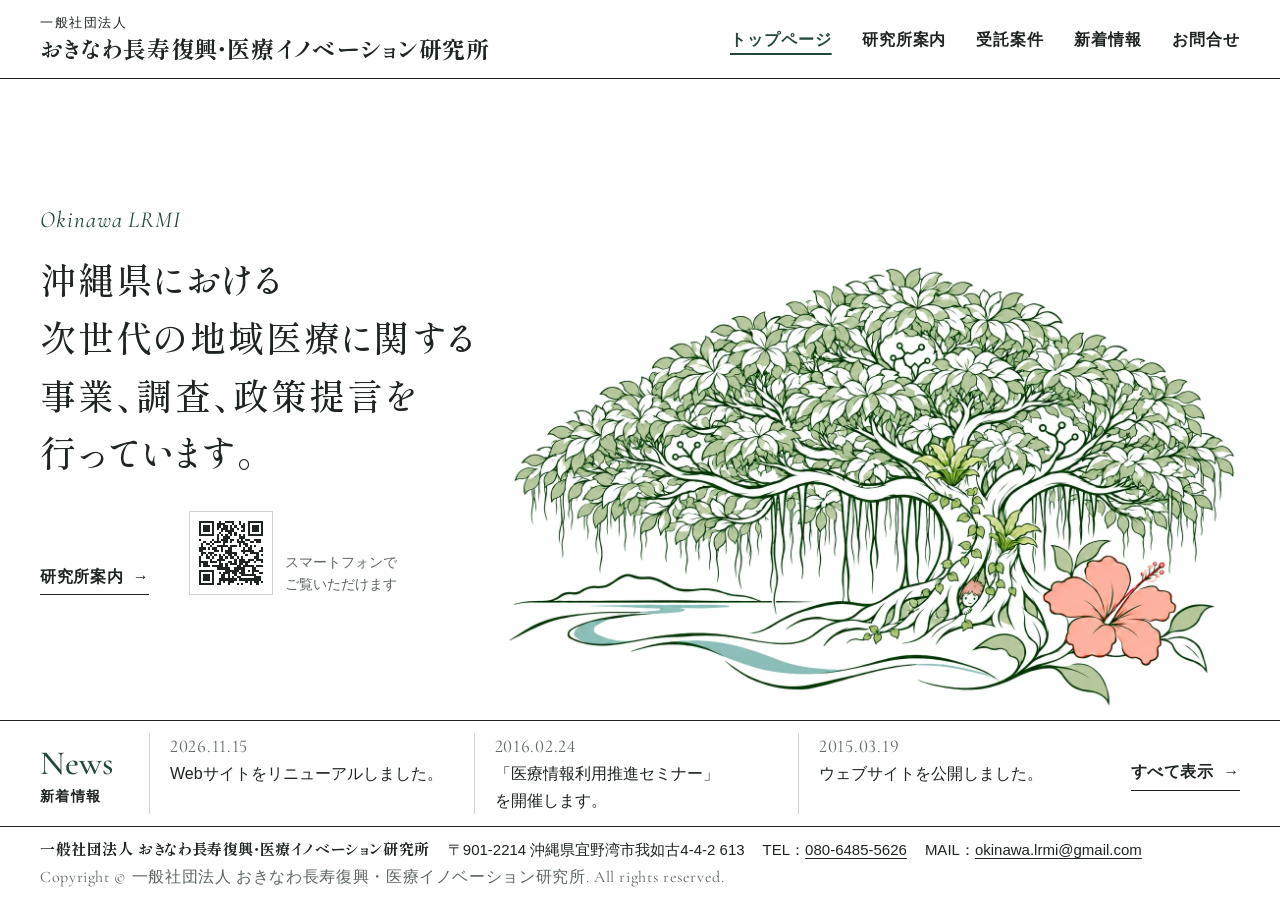
<file: index.html>
<!DOCTYPE html>
<html lang="ja">
<head>
<meta charset="UTF-8">
<meta name="viewport" content="width=device-width, initial-scale=1">
<title>一般社団法人 おきなわ長寿復興・医療イノベーション研究所</title>
<meta name="description" content="おきなわ長寿復興・医療イノベーション研究所では沖縄県における次世代の地域医療に関する事業、調査、政策提言を行っています。">
<link rel="canonical" href="https://okinawa-lrmi.github.io/">
<meta property="og:type" content="website">
<meta property="og:locale" content="ja_JP">
<meta property="og:site_name" content="一般社団法人 おきなわ長寿復興・医療イノベーション研究所">
<meta property="og:title" content="一般社団法人 おきなわ長寿復興・医療イノベーション研究所">
<meta property="og:description" content="おきなわ長寿復興・医療イノベーション研究所では沖縄県における次世代の地域医療に関する事業、調査、政策提言を行っています。">
<meta property="og:url" content="https://okinawa-lrmi.github.io/">
<meta property="og:image" content="https://okinawa-lrmi.github.io/assets/img/keyvisual.jpg">
<meta name="twitter:card" content="summary_large_image">
<script type="application/ld+json">
{"@context":"https://schema.org","@type":"Organization","name":"一般社団法人 おきなわ長寿復興・医療イノベーション研究所","alternateName":"おきなわ長寿復興・医療イノベーション研究所","url":"https://okinawa-lrmi.github.io/","logo":"https://okinawa-lrmi.github.io/assets/img/favicon.png","image":"https://okinawa-lrmi.github.io/assets/img/keyvisual.jpg","description":"おきなわ長寿復興・医療イノベーション研究所では沖縄県における次世代の地域医療に関する事業、調査、政策提言を行っています。","foundingDate":"2014-07-01","telephone":"+81-80-6485-5626","address":{"@type":"PostalAddress","postalCode":"901-2214","addressRegion":"沖縄県","addressLocality":"宜野湾市","streetAddress":"我如古4-4-2 613","addressCountry":"JP"}}
</script>
<link rel="icon" type="image/png" href="assets/img/favicon.png">
<link rel="preconnect" href="https://fonts.googleapis.com">
<link rel="preconnect" href="https://fonts.gstatic.com" crossorigin>
<link rel="stylesheet" href="https://fonts.googleapis.com/css2?family=Cormorant+Garamond:ital,wght@0,500;1,500&amp;family=Shippori+Mincho:wght@500;700&amp;display=swap">
<link rel="stylesheet" href="assets/css/style.css">
</head>
<body class="home">
<header class="hd">
<div class="wrap">
<a class="brand" href="index.html"><small>一般社団法人</small><strong>おきなわ長寿復興・<wbr>医療イノベーション<wbr>研究所</strong></a>
<button class="menu-btn" type="button" aria-controls="nav" aria-expanded="false">Menu</button>
<nav aria-label="メインメニュー">
<ul class="nav" id="nav">
<li><a href="index.html" aria-current="page">トップページ</a></li>
<li><a href="facilities.html">研究所案内</a></li>
<li><a href="plan.html">受託案件</a></li>
<li><a href="news.html">新着情報</a></li>
<li><a href="contact.html">お問合せ</a></li>
</ul>
</nav>
</div>
</header>
<main>
<section class="hero">
<div class="wrap">
<picture>
<source srcset="assets/img/keyvisual.webp" type="image/webp">
<img class="hero-art" src="assets/img/keyvisual.jpg" alt="気根を垂らしたガジュマルの大樹と、根元からのぞくキジムナー、ハイビスカス、遠くに島の見える海を描いた線画" width="1512" height="926">
</picture>
<div class="hero-text">
<p class="hero-sub">Okinawa LRMI</p>
<h1 class="hero-main"><span>沖縄県における</span><span>次世代の地域医療に関する</span><span>事業、調査、政策提言を</span><span>行っています。</span></h1>
<div class="hero-cta">
<a class="more" href="facilities.html">研究所案内</a>
<figure class="qr"><img src="assets/img/qr.svg" alt="このサイトのQRコード" width="80" height="80"><figcaption>スマートフォンで<br>ご覧いただけます</figcaption></figure>
</div>
</div>
</div>
</section>

<section class="newsbar">
<div class="wrap">
<div class="newsbar-hd">
<h2><span class="en">News</span><span class="ja">新着情報</span></h2>
<a class="more" href="news.html">すべて表示</a>
</div>
<ul class="news">
<li><time datetime="2026-11-15">2026.11.15</time><a href="20261115.html">Webサイトをリニューアルしました。</a></li>
<li><time datetime="2016-02-24">2016.02.24</time><a href="20150320.html">「医療情報利用推進セミナー」を開催します。</a></li>
<li><time datetime="2015-03-19">2015.03.19</time><a href="20150319.html">ウェブサイトを公開しました。</a></li>
</ul>
<a class="more" href="news.html">すべて表示</a>
</div>
</section>
</main>
<footer class="ft">
<div class="wrap">
<address><b>一般社団法人 おきなわ長寿復興・医療イノベーション研究所</b><span>〒901-2214 沖縄県宜野湾市我如古4-4-2 613</span><span>TEL：<a href="tel:08064855626">080-6485-5626</a></span><span>MAIL：<a href="&#109;&#97;&#105;&#108;&#116;&#111;&#58;&#111;&#107;&#105;&#110;&#97;&#119;&#97;&#46;&#108;&#114;&#109;&#105;&#64;&#103;&#109;&#97;&#105;&#108;&#46;&#99;&#111;&#109;">&#111;&#107;&#105;&#110;&#97;&#119;&#97;&#46;&#108;&#114;&#109;&#105;&#64;&#103;&#109;&#97;&#105;&#108;&#46;&#99;&#111;&#109;</a></span></address>
<p class="copy">Copyright &copy; 一般社団法人 おきなわ長寿復興・医療イノベーション研究所. All rights reserved.</p>
</div>
</footer>
<script src="assets/js/site.js"></script>
</body>
</html>
</file>
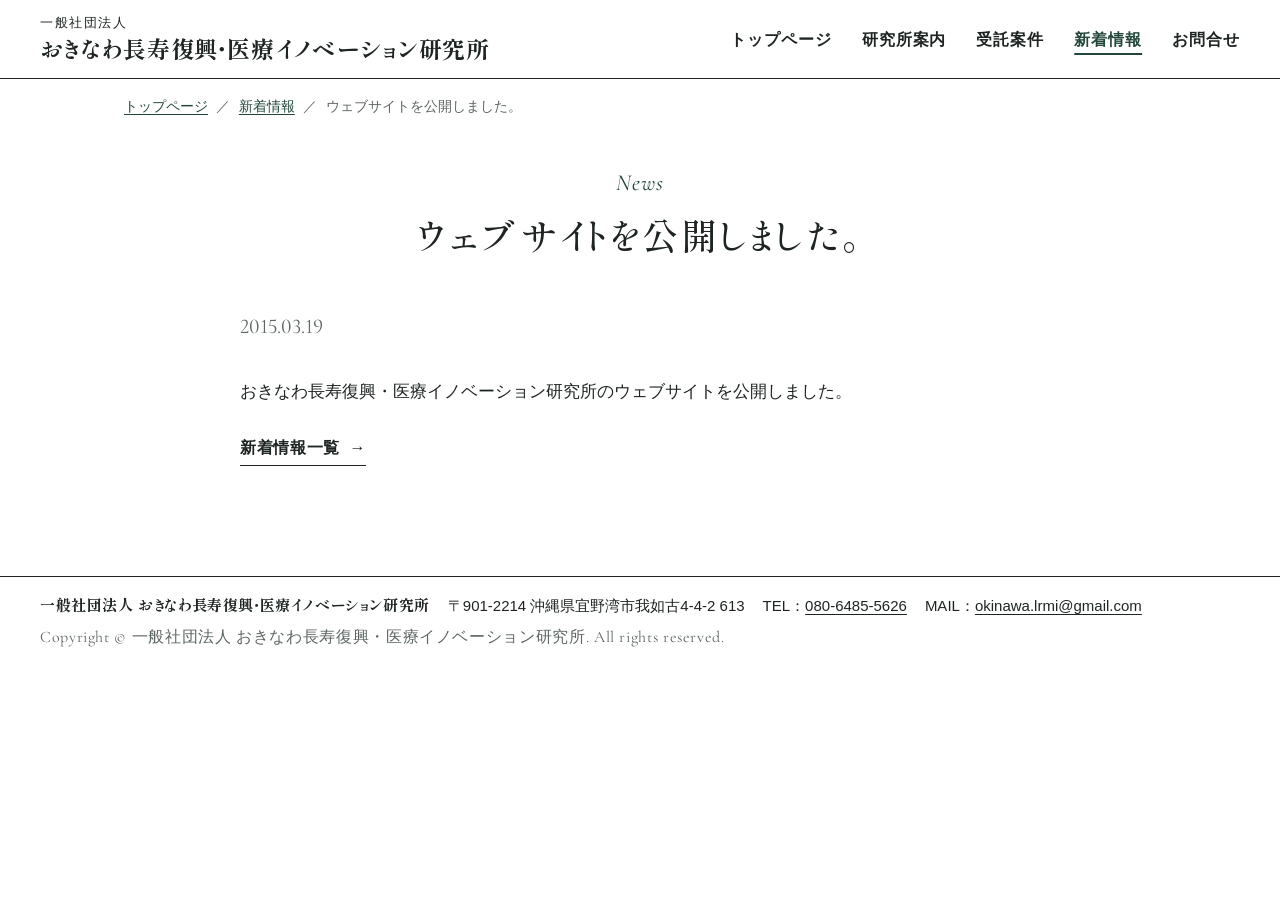
<file: 20150319.html>
<!DOCTYPE html>
<html lang="ja">
<head>
<meta charset="UTF-8">
<meta name="viewport" content="width=device-width, initial-scale=1">
<title>ウェブサイトを公開しました。｜一般社団法人 おきなわ長寿復興・医療イノベーション研究所</title>
<meta name="description" content="ウェブサイトを公開しました。">
<link rel="canonical" href="https://okinawa-lrmi.github.io/20150319.html">
<meta property="og:type" content="website">
<meta property="og:locale" content="ja_JP">
<meta property="og:site_name" content="一般社団法人 おきなわ長寿復興・医療イノベーション研究所">
<meta property="og:title" content="ウェブサイトを公開しました。｜一般社団法人 おきなわ長寿復興・医療イノベーション研究所">
<meta property="og:description" content="ウェブサイトを公開しました。">
<meta property="og:url" content="https://okinawa-lrmi.github.io/20150319.html">
<meta property="og:image" content="https://okinawa-lrmi.github.io/assets/img/keyvisual.jpg">
<meta name="twitter:card" content="summary_large_image">
<link rel="icon" type="image/png" href="assets/img/favicon.png">
<link rel="preconnect" href="https://fonts.googleapis.com">
<link rel="preconnect" href="https://fonts.gstatic.com" crossorigin>
<link rel="stylesheet" href="https://fonts.googleapis.com/css2?family=Cormorant+Garamond:ital,wght@0,500;1,500&amp;family=Shippori+Mincho:wght@500;700&amp;display=swap">
<link rel="stylesheet" href="assets/css/style.css">
</head>
<body>
<header class="hd">
<div class="wrap">
<a class="brand" href="index.html"><small>一般社団法人</small><strong>おきなわ長寿復興・<wbr>医療イノベーション<wbr>研究所</strong></a>
<button class="menu-btn" type="button" aria-controls="nav" aria-expanded="false">Menu</button>
<nav aria-label="メインメニュー">
<ul class="nav" id="nav">
<li><a href="index.html">トップページ</a></li>
<li><a href="facilities.html">研究所案内</a></li>
<li><a href="plan.html">受託案件</a></li>
<li><a href="news.html" aria-current="page">新着情報</a></li>
<li><a href="contact.html">お問合せ</a></li>
</ul>
</nav>
</div>
</header>
<main>
<div class="wrap">
<ul class="crumbs"><li><a href="index.html">トップページ</a></li><li><a href="news.html">新着情報</a></li><li>ウェブサイトを公開しました。</li></ul>
<div class="page-hd">
<p class="en">News</p>
<h1>ウェブサイトを公開しました。</h1>
</div>
</div>
<div class="wrap page">
<div class="prose">
<p class="post-date">2015.03.19</p>
<p>おきなわ長寿復興・医療イノベーション研究所のウェブサイトを公開しました。</p>
<p class="back"><a class="more" href="news.html">新着情報一覧</a></p>
</div>
</div>
</main>
<footer class="ft">
<div class="wrap">
<address><b>一般社団法人 おきなわ長寿復興・医療イノベーション研究所</b><span>〒901-2214 沖縄県宜野湾市我如古4-4-2 613</span><span>TEL：<a href="tel:08064855626">080-6485-5626</a></span><span>MAIL：<a href="&#109;&#97;&#105;&#108;&#116;&#111;&#58;&#111;&#107;&#105;&#110;&#97;&#119;&#97;&#46;&#108;&#114;&#109;&#105;&#64;&#103;&#109;&#97;&#105;&#108;&#46;&#99;&#111;&#109;">&#111;&#107;&#105;&#110;&#97;&#119;&#97;&#46;&#108;&#114;&#109;&#105;&#64;&#103;&#109;&#97;&#105;&#108;&#46;&#99;&#111;&#109;</a></span></address>
<p class="copy">Copyright &copy; 一般社団法人 おきなわ長寿復興・医療イノベーション研究所. All rights reserved.</p>
</div>
</footer>
<script src="assets/js/site.js"></script>
</body>
</html>
</file>
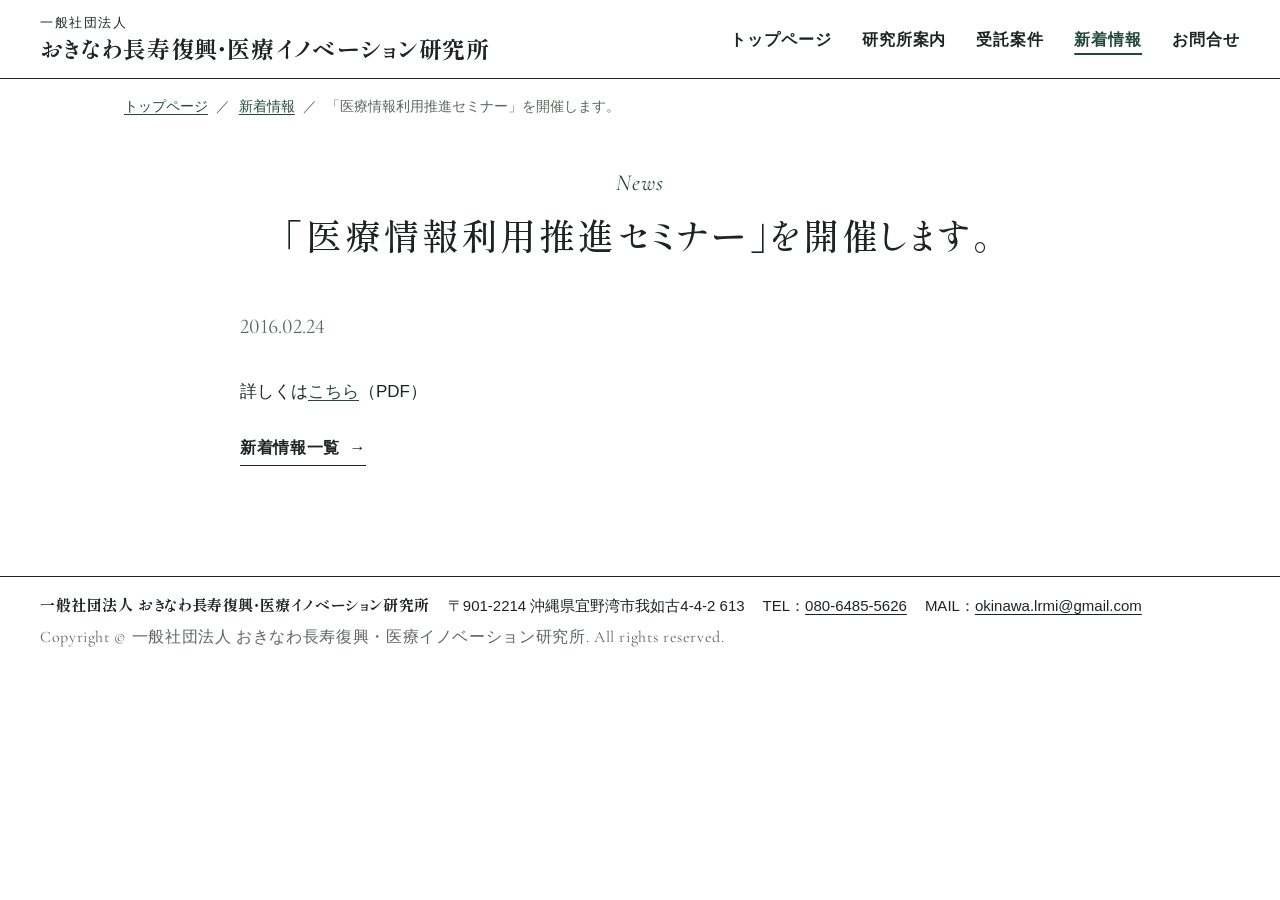
<file: 20150320.html>
<!DOCTYPE html>
<html lang="ja">
<head>
<meta charset="UTF-8">
<meta name="viewport" content="width=device-width, initial-scale=1">
<title>「医療情報利用推進セミナー」を開催します。｜一般社団法人 おきなわ長寿復興・医療イノベーション研究所</title>
<meta name="description" content="「医療情報利用推進セミナー」を開催します。">
<link rel="canonical" href="https://okinawa-lrmi.github.io/20150320.html">
<meta property="og:type" content="website">
<meta property="og:locale" content="ja_JP">
<meta property="og:site_name" content="一般社団法人 おきなわ長寿復興・医療イノベーション研究所">
<meta property="og:title" content="「医療情報利用推進セミナー」を開催します。｜一般社団法人 おきなわ長寿復興・医療イノベーション研究所">
<meta property="og:description" content="「医療情報利用推進セミナー」を開催します。">
<meta property="og:url" content="https://okinawa-lrmi.github.io/20150320.html">
<meta property="og:image" content="https://okinawa-lrmi.github.io/assets/img/keyvisual.jpg">
<meta name="twitter:card" content="summary_large_image">
<link rel="icon" type="image/png" href="assets/img/favicon.png">
<link rel="preconnect" href="https://fonts.googleapis.com">
<link rel="preconnect" href="https://fonts.gstatic.com" crossorigin>
<link rel="stylesheet" href="https://fonts.googleapis.com/css2?family=Cormorant+Garamond:ital,wght@0,500;1,500&amp;family=Shippori+Mincho:wght@500;700&amp;display=swap">
<link rel="stylesheet" href="assets/css/style.css">
</head>
<body>
<header class="hd">
<div class="wrap">
<a class="brand" href="index.html"><small>一般社団法人</small><strong>おきなわ長寿復興・<wbr>医療イノベーション<wbr>研究所</strong></a>
<button class="menu-btn" type="button" aria-controls="nav" aria-expanded="false">Menu</button>
<nav aria-label="メインメニュー">
<ul class="nav" id="nav">
<li><a href="index.html">トップページ</a></li>
<li><a href="facilities.html">研究所案内</a></li>
<li><a href="plan.html">受託案件</a></li>
<li><a href="news.html" aria-current="page">新着情報</a></li>
<li><a href="contact.html">お問合せ</a></li>
</ul>
</nav>
</div>
</header>
<main>
<div class="wrap">
<ul class="crumbs"><li><a href="index.html">トップページ</a></li><li><a href="news.html">新着情報</a></li><li>「医療情報利用推進セミナー」を開催します。</li></ul>
<div class="page-hd">
<p class="en">News</p>
<h1>「医療情報利用推進セミナー」を開催します。</h1>
</div>
</div>
<div class="wrap page">
<div class="prose">
<p class="post-date">2016.02.24</p>
<p>詳しくは<a href="content/files/20160224-075621.pdf">こちら</a>（PDF）</p>
<p class="back"><a class="more" href="news.html">新着情報一覧</a></p>
</div>
</div>
</main>
<footer class="ft">
<div class="wrap">
<address><b>一般社団法人 おきなわ長寿復興・医療イノベーション研究所</b><span>〒901-2214 沖縄県宜野湾市我如古4-4-2 613</span><span>TEL：<a href="tel:08064855626">080-6485-5626</a></span><span>MAIL：<a href="&#109;&#97;&#105;&#108;&#116;&#111;&#58;&#111;&#107;&#105;&#110;&#97;&#119;&#97;&#46;&#108;&#114;&#109;&#105;&#64;&#103;&#109;&#97;&#105;&#108;&#46;&#99;&#111;&#109;">&#111;&#107;&#105;&#110;&#97;&#119;&#97;&#46;&#108;&#114;&#109;&#105;&#64;&#103;&#109;&#97;&#105;&#108;&#46;&#99;&#111;&#109;</a></span></address>
<p class="copy">Copyright &copy; 一般社団法人 おきなわ長寿復興・医療イノベーション研究所. All rights reserved.</p>
</div>
</footer>
<script src="assets/js/site.js"></script>
</body>
</html>
</file>
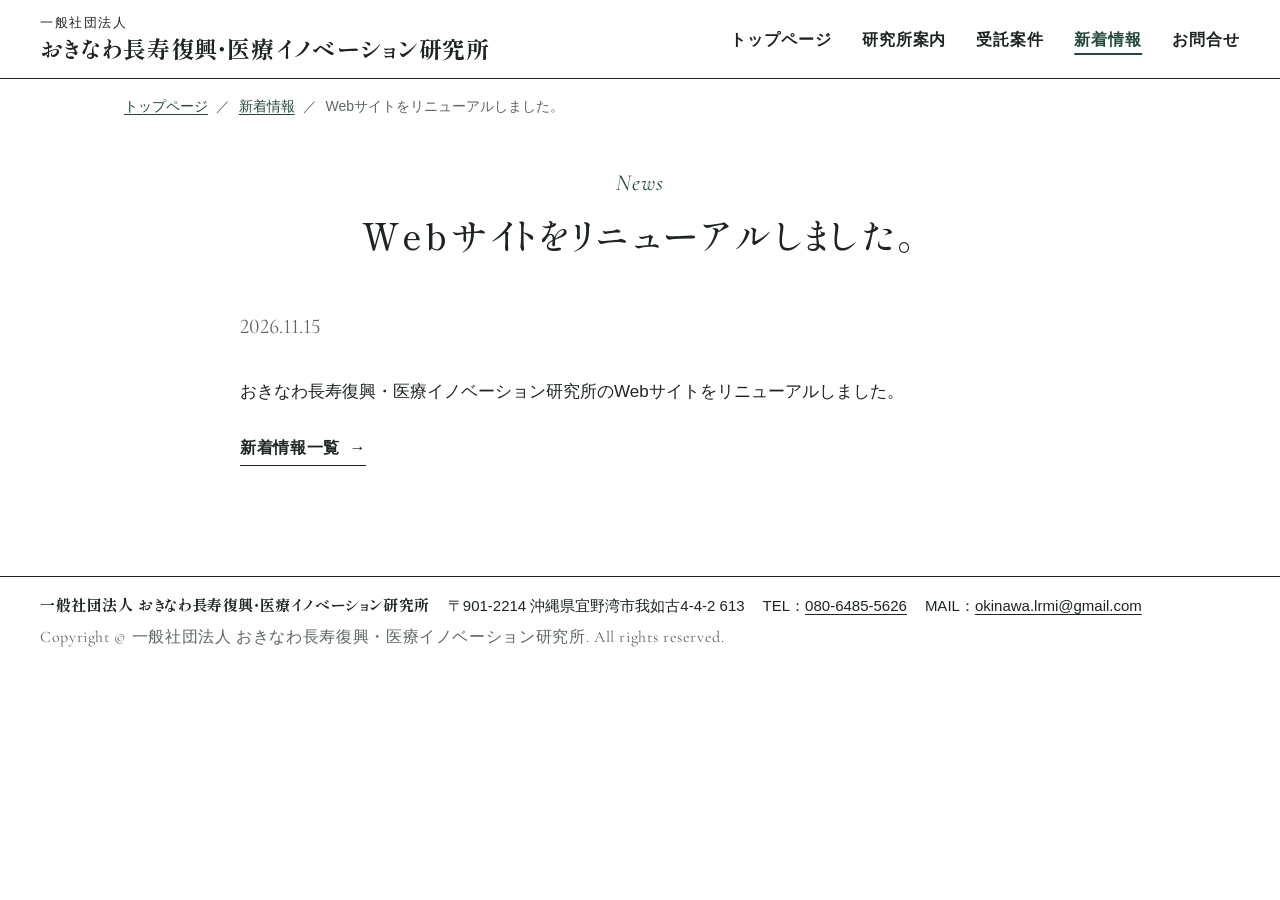
<file: 20261115.html>
<!DOCTYPE html>
<html lang="ja">
<head>
<meta charset="UTF-8">
<meta name="viewport" content="width=device-width, initial-scale=1">
<title>Webサイトをリニューアルしました。｜一般社団法人 おきなわ長寿復興・医療イノベーション研究所</title>
<meta name="description" content="Webサイトをリニューアルしました。">
<link rel="canonical" href="https://okinawa-lrmi.github.io/20261115.html">
<meta property="og:type" content="website">
<meta property="og:locale" content="ja_JP">
<meta property="og:site_name" content="一般社団法人 おきなわ長寿復興・医療イノベーション研究所">
<meta property="og:title" content="Webサイトをリニューアルしました。｜一般社団法人 おきなわ長寿復興・医療イノベーション研究所">
<meta property="og:description" content="Webサイトをリニューアルしました。">
<meta property="og:url" content="https://okinawa-lrmi.github.io/20261115.html">
<meta property="og:image" content="https://okinawa-lrmi.github.io/assets/img/keyvisual.jpg">
<meta name="twitter:card" content="summary_large_image">
<link rel="icon" type="image/png" href="assets/img/favicon.png">
<link rel="preconnect" href="https://fonts.googleapis.com">
<link rel="preconnect" href="https://fonts.gstatic.com" crossorigin>
<link rel="stylesheet" href="https://fonts.googleapis.com/css2?family=Cormorant+Garamond:ital,wght@0,500;1,500&amp;family=Shippori+Mincho:wght@500;700&amp;display=swap">
<link rel="stylesheet" href="assets/css/style.css">
</head>
<body>
<header class="hd">
<div class="wrap">
<a class="brand" href="index.html"><small>一般社団法人</small><strong>おきなわ長寿復興・<wbr>医療イノベーション<wbr>研究所</strong></a>
<button class="menu-btn" type="button" aria-controls="nav" aria-expanded="false">Menu</button>
<nav aria-label="メインメニュー">
<ul class="nav" id="nav">
<li><a href="index.html">トップページ</a></li>
<li><a href="facilities.html">研究所案内</a></li>
<li><a href="plan.html">受託案件</a></li>
<li><a href="news.html" aria-current="page">新着情報</a></li>
<li><a href="contact.html">お問合せ</a></li>
</ul>
</nav>
</div>
</header>
<main>
<div class="wrap">
<ul class="crumbs"><li><a href="index.html">トップページ</a></li><li><a href="news.html">新着情報</a></li><li>Webサイトをリニューアルしました。</li></ul>
<div class="page-hd">
<p class="en">News</p>
<h1>Webサイトをリニューアルしました。</h1>
</div>
</div>
<div class="wrap page">
<div class="prose">
<p class="post-date">2026.11.15</p>
<p>おきなわ長寿復興・医療イノベーション研究所のWebサイトをリニューアルしました。</p>
<p class="back"><a class="more" href="news.html">新着情報一覧</a></p>
</div>
</div>
</main>
<footer class="ft">
<div class="wrap">
<address><b>一般社団法人 おきなわ長寿復興・医療イノベーション研究所</b><span>〒901-2214 沖縄県宜野湾市我如古4-4-2 613</span><span>TEL：<a href="tel:08064855626">080-6485-5626</a></span><span>MAIL：<a href="&#109;&#97;&#105;&#108;&#116;&#111;&#58;&#111;&#107;&#105;&#110;&#97;&#119;&#97;&#46;&#108;&#114;&#109;&#105;&#64;&#103;&#109;&#97;&#105;&#108;&#46;&#99;&#111;&#109;">&#111;&#107;&#105;&#110;&#97;&#119;&#97;&#46;&#108;&#114;&#109;&#105;&#64;&#103;&#109;&#97;&#105;&#108;&#46;&#99;&#111;&#109;</a></span></address>
<p class="copy">Copyright &copy; 一般社団法人 おきなわ長寿復興・医療イノベーション研究所. All rights reserved.</p>
</div>
</footer>
<script src="assets/js/site.js"></script>
</body>
</html>
</file>
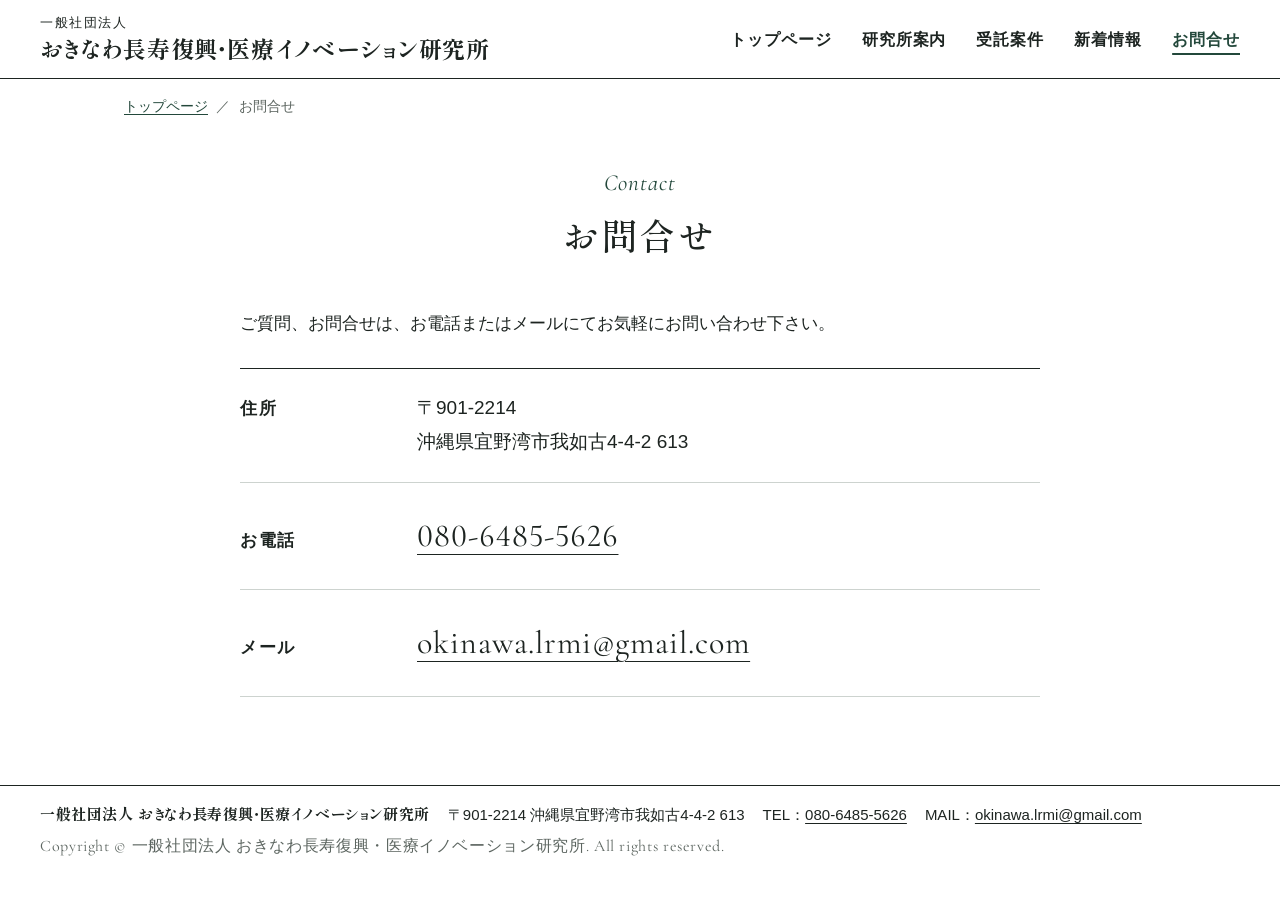
<file: contact.html>
<!DOCTYPE html>
<html lang="ja">
<head>
<meta charset="UTF-8">
<meta name="viewport" content="width=device-width, initial-scale=1">
<title>お問合せ｜一般社団法人 おきなわ長寿復興・医療イノベーション研究所</title>
<meta name="description" content="お電話かメールで、おきなわ長寿復興・医療イノベーション研究所へのお問合せいただけます。">
<link rel="canonical" href="https://okinawa-lrmi.github.io/contact.html">
<meta property="og:type" content="website">
<meta property="og:locale" content="ja_JP">
<meta property="og:site_name" content="一般社団法人 おきなわ長寿復興・医療イノベーション研究所">
<meta property="og:title" content="お問合せ｜一般社団法人 おきなわ長寿復興・医療イノベーション研究所">
<meta property="og:description" content="お電話かメールで、おきなわ長寿復興・医療イノベーション研究所へのお問合せいただけます。">
<meta property="og:url" content="https://okinawa-lrmi.github.io/contact.html">
<meta property="og:image" content="https://okinawa-lrmi.github.io/assets/img/keyvisual.jpg">
<meta name="twitter:card" content="summary_large_image">
<link rel="icon" type="image/png" href="assets/img/favicon.png">
<link rel="preconnect" href="https://fonts.googleapis.com">
<link rel="preconnect" href="https://fonts.gstatic.com" crossorigin>
<link rel="stylesheet" href="https://fonts.googleapis.com/css2?family=Cormorant+Garamond:ital,wght@0,500;1,500&amp;family=Shippori+Mincho:wght@500;700&amp;display=swap">
<link rel="stylesheet" href="assets/css/style.css">
</head>
<body>
<header class="hd">
<div class="wrap">
<a class="brand" href="index.html"><small>一般社団法人</small><strong>おきなわ長寿復興・<wbr>医療イノベーション<wbr>研究所</strong></a>
<button class="menu-btn" type="button" aria-controls="nav" aria-expanded="false">Menu</button>
<nav aria-label="メインメニュー">
<ul class="nav" id="nav">
<li><a href="index.html">トップページ</a></li>
<li><a href="facilities.html">研究所案内</a></li>
<li><a href="plan.html">受託案件</a></li>
<li><a href="news.html">新着情報</a></li>
<li><a href="contact.html" aria-current="page">お問合せ</a></li>
</ul>
</nav>
</div>
</header>
<main>
<div class="wrap">
<ul class="crumbs"><li><a href="index.html">トップページ</a></li><li>お問合せ</li></ul>
<div class="page-hd">
<p class="en">Contact</p>
<h1>お問合せ</h1>
</div>
</div>
<div class="wrap page">
<div class="prose">
<p>ご質問、お問合せは、お電話またはメールにてお気軽にお問い合わせ下さい。</p>
<dl class="contact">
<div><dt>住所</dt><dd class="addr">〒901-2214<br>沖縄県宜野湾市我如古4-4-2 613</dd></div>
<div><dt>お電話</dt><dd><a href="tel:08064855626">080-6485-5626</a></dd></div>
<div><dt>メール</dt><dd><a href="&#109;&#97;&#105;&#108;&#116;&#111;&#58;&#111;&#107;&#105;&#110;&#97;&#119;&#97;&#46;&#108;&#114;&#109;&#105;&#64;&#103;&#109;&#97;&#105;&#108;&#46;&#99;&#111;&#109;">&#111;&#107;&#105;&#110;&#97;&#119;&#97;&#46;&#108;&#114;&#109;&#105;&#64;&#103;&#109;&#97;&#105;&#108;&#46;&#99;&#111;&#109;</a></dd></div>
</dl>
</div>
</div>
</main>
<footer class="ft">
<div class="wrap">
<address><b>一般社団法人 おきなわ長寿復興・医療イノベーション研究所</b><span>〒901-2214 沖縄県宜野湾市我如古4-4-2 613</span><span>TEL：<a href="tel:08064855626">080-6485-5626</a></span><span>MAIL：<a href="&#109;&#97;&#105;&#108;&#116;&#111;&#58;&#111;&#107;&#105;&#110;&#97;&#119;&#97;&#46;&#108;&#114;&#109;&#105;&#64;&#103;&#109;&#97;&#105;&#108;&#46;&#99;&#111;&#109;">&#111;&#107;&#105;&#110;&#97;&#119;&#97;&#46;&#108;&#114;&#109;&#105;&#64;&#103;&#109;&#97;&#105;&#108;&#46;&#99;&#111;&#109;</a></span></address>
<p class="copy">Copyright &copy; 一般社団法人 おきなわ長寿復興・医療イノベーション研究所. All rights reserved.</p>
</div>
</footer>
<script src="assets/js/site.js"></script>
</body>
</html>
</file>
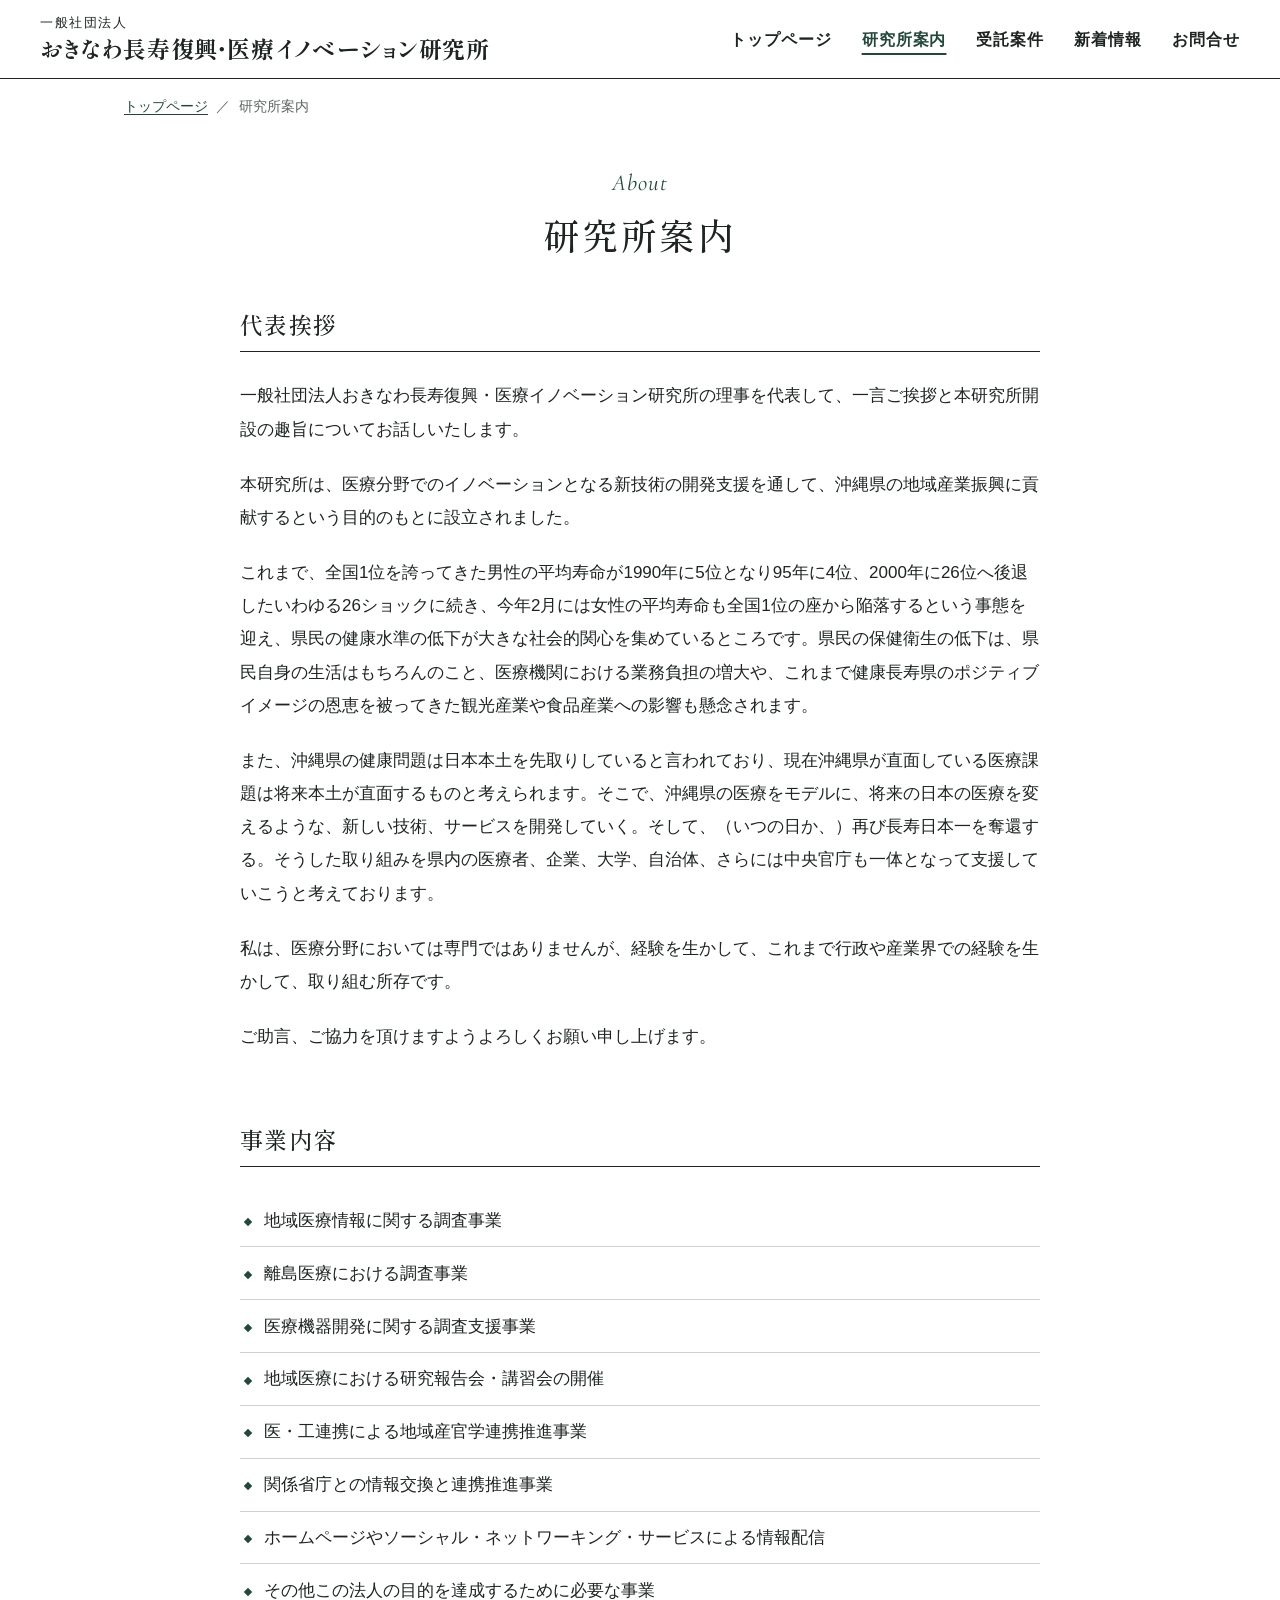
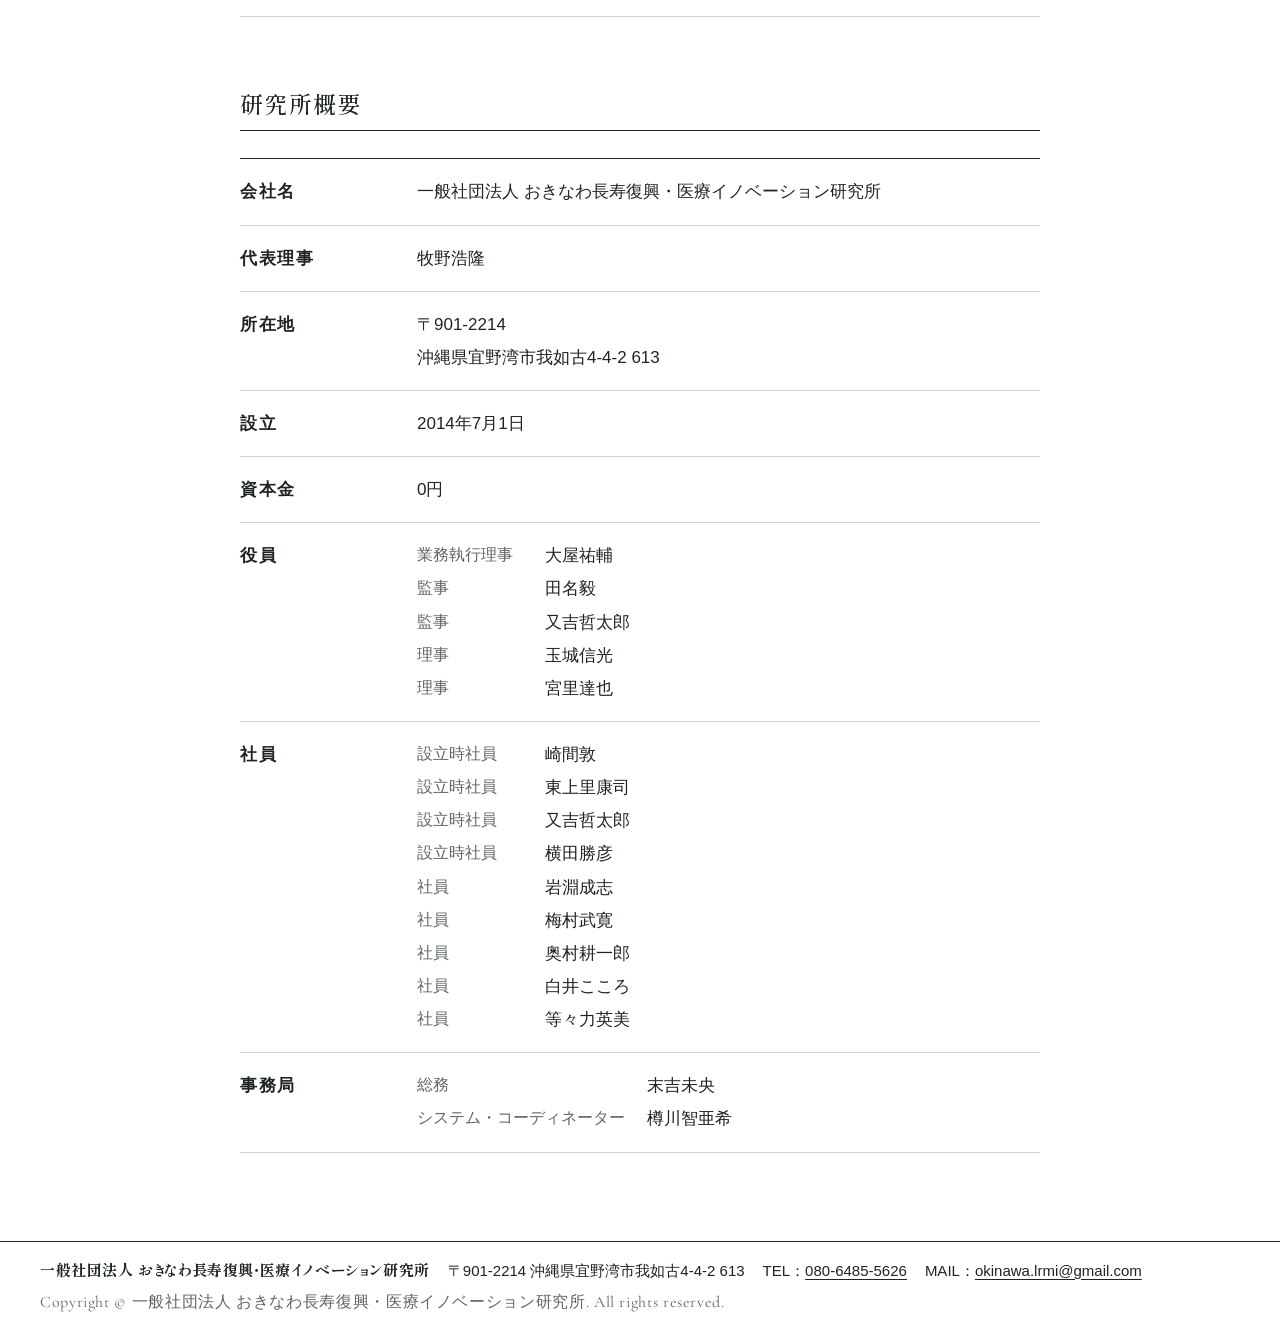
<file: facilities.html>
<!DOCTYPE html>
<html lang="ja">
<head>
<meta charset="UTF-8">
<meta name="viewport" content="width=device-width, initial-scale=1">
<title>研究所案内｜一般社団法人 おきなわ長寿復興・医療イノベーション研究所</title>
<meta name="description" content="おきなわ長寿復興・医療イノベーション研究所の事業内容など、研究所のご案内をしています。">
<link rel="canonical" href="https://okinawa-lrmi.github.io/facilities.html">
<meta property="og:type" content="website">
<meta property="og:locale" content="ja_JP">
<meta property="og:site_name" content="一般社団法人 おきなわ長寿復興・医療イノベーション研究所">
<meta property="og:title" content="研究所案内｜一般社団法人 おきなわ長寿復興・医療イノベーション研究所">
<meta property="og:description" content="おきなわ長寿復興・医療イノベーション研究所の事業内容など、研究所のご案内をしています。">
<meta property="og:url" content="https://okinawa-lrmi.github.io/facilities.html">
<meta property="og:image" content="https://okinawa-lrmi.github.io/assets/img/keyvisual.jpg">
<meta name="twitter:card" content="summary_large_image">
<link rel="icon" type="image/png" href="assets/img/favicon.png">
<link rel="preconnect" href="https://fonts.googleapis.com">
<link rel="preconnect" href="https://fonts.gstatic.com" crossorigin>
<link rel="stylesheet" href="https://fonts.googleapis.com/css2?family=Cormorant+Garamond:ital,wght@0,500;1,500&amp;family=Shippori+Mincho:wght@500;700&amp;display=swap">
<link rel="stylesheet" href="assets/css/style.css">
</head>
<body>
<header class="hd">
<div class="wrap">
<a class="brand" href="index.html"><small>一般社団法人</small><strong>おきなわ長寿復興・<wbr>医療イノベーション<wbr>研究所</strong></a>
<button class="menu-btn" type="button" aria-controls="nav" aria-expanded="false">Menu</button>
<nav aria-label="メインメニュー">
<ul class="nav" id="nav">
<li><a href="index.html">トップページ</a></li>
<li><a href="facilities.html" aria-current="page">研究所案内</a></li>
<li><a href="plan.html">受託案件</a></li>
<li><a href="news.html">新着情報</a></li>
<li><a href="contact.html">お問合せ</a></li>
</ul>
</nav>
</div>
</header>
<main>
<div class="wrap">
<ul class="crumbs"><li><a href="index.html">トップページ</a></li><li>研究所案内</li></ul>
<div class="page-hd">
<p class="en">About</p>
<h1>研究所案内</h1>
</div>
</div>
<div class="wrap page">
<div class="prose">
<h2>代表挨拶</h2>
<p>一般社団法人おきなわ長寿復興・医療イノベーション研究所の理事を代表して、一言ご挨拶と本研究所開設の趣旨についてお話しいたします。</p>
<p>本研究所は、医療分野でのイノベーションとなる新技術の開発支援を通して、沖縄県の地域産業振興に貢献するという目的のもとに設立されました。</p>
<p>これまで、全国1位を誇ってきた男性の平均寿命が1990年に5位となり95年に4位、2000年に26位へ後退したいわゆる26ショックに続き、今年2月には女性の平均寿命も全国1位の座から陥落するという事態を迎え、県民の健康水準の低下が大きな社会的関心を集めているところです。県民の保健衛生の低下は、県民自身の生活はもちろんのこと、医療機関における業務負担の増大や、これまで健康長寿県のポジティブイメージの恩恵を被ってきた観光産業や食品産業への影響も懸念されます。</p>
<p>また、沖縄県の健康問題は日本本土を先取りしていると言われており、現在沖縄県が直面している医療課題は将来本土が直面するものと考えられます。そこで、沖縄県の医療をモデルに、将来の日本の医療を変えるような、新しい技術、サービスを開発していく。そして、（いつの日か、）再び長寿日本一を奪還する。そうした取り組みを県内の医療者、企業、大学、自治体、さらには中央官庁も一体となって支援していこうと考えております。</p>
<p>私は、医療分野においては専門ではありませんが、経験を生かして、これまで行政や産業界での経験を生かして、取り組む所存です。</p>
<p>ご助言、ご協力を頂けますようよろしくお願い申し上げます。</p>

<h2>事業内容</h2>
<ul class="list">
<li>地域医療情報に関する調査事業</li>
<li>離島医療における調査事業</li>
<li>医療機器開発に関する調査支援事業</li>
<li>地域医療における研究報告会・講習会の開催</li>
<li>医・工連携による地域産官学連携推進事業</li>
<li>関係省庁との情報交換と連携推進事業</li>
<li>ホームページやソーシャル・ネットワーキング・サービスによる情報配信</li>
<li>その他この法人の目的を達成するために必要な事業</li>
</ul>

<h2>研究所概要</h2>
<dl class="outline">
<div><dt>会社名</dt><dd>一般社団法人 おきなわ長寿復興・医療イノベーション研究所</dd></div>
<div><dt>代表理事</dt><dd>牧野浩隆</dd></div>
<div><dt>所在地</dt><dd>〒901-2214<br>沖縄県宜野湾市我如古4-4-2 613</dd></div>
<div><dt>設立</dt><dd>2014年7月1日</dd></div>
<div><dt>資本金</dt><dd>0円</dd></div>
<div><dt>役員</dt><dd>
<ul class="people">
<li><span>業務執行理事</span>大屋祐輔</li>
<li><span>監事</span>田名毅</li>
<li><span>監事</span>又吉哲太郎</li>
<li><span>理事</span>玉城信光</li>
<li><span>理事</span>宮里達也</li>
</ul>
</dd></div>
<div><dt>社員</dt><dd>
<ul class="people">
<li><span>設立時社員</span>崎間敦</li>
<li><span>設立時社員</span>東上里康司</li>
<li><span>設立時社員</span>又吉哲太郎</li>
<li><span>設立時社員</span>横田勝彦</li>
<li><span>社員</span>岩淵成志</li>
<li><span>社員</span>梅村武寛</li>
<li><span>社員</span>奥村耕一郎</li>
<li><span>社員</span>白井こころ</li>
<li><span>社員</span>等々力英美</li>
</ul>
</dd></div>
<div><dt>事務局</dt><dd>
<ul class="people people-wide">
<li><span>総務</span>末吉未央</li>
<li><span>システム・コーディネーター</span>樽川智亜希</li>
</ul>
</dd></div>
</dl>
</div>
</div>
</main>
<footer class="ft">
<div class="wrap">
<address><b>一般社団法人 おきなわ長寿復興・医療イノベーション研究所</b><span>〒901-2214 沖縄県宜野湾市我如古4-4-2 613</span><span>TEL：<a href="tel:08064855626">080-6485-5626</a></span><span>MAIL：<a href="&#109;&#97;&#105;&#108;&#116;&#111;&#58;&#111;&#107;&#105;&#110;&#97;&#119;&#97;&#46;&#108;&#114;&#109;&#105;&#64;&#103;&#109;&#97;&#105;&#108;&#46;&#99;&#111;&#109;">&#111;&#107;&#105;&#110;&#97;&#119;&#97;&#46;&#108;&#114;&#109;&#105;&#64;&#103;&#109;&#97;&#105;&#108;&#46;&#99;&#111;&#109;</a></span></address>
<p class="copy">Copyright &copy; 一般社団法人 おきなわ長寿復興・医療イノベーション研究所. All rights reserved.</p>
</div>
</footer>
<script src="assets/js/site.js"></script>
</body>
</html>
</file>
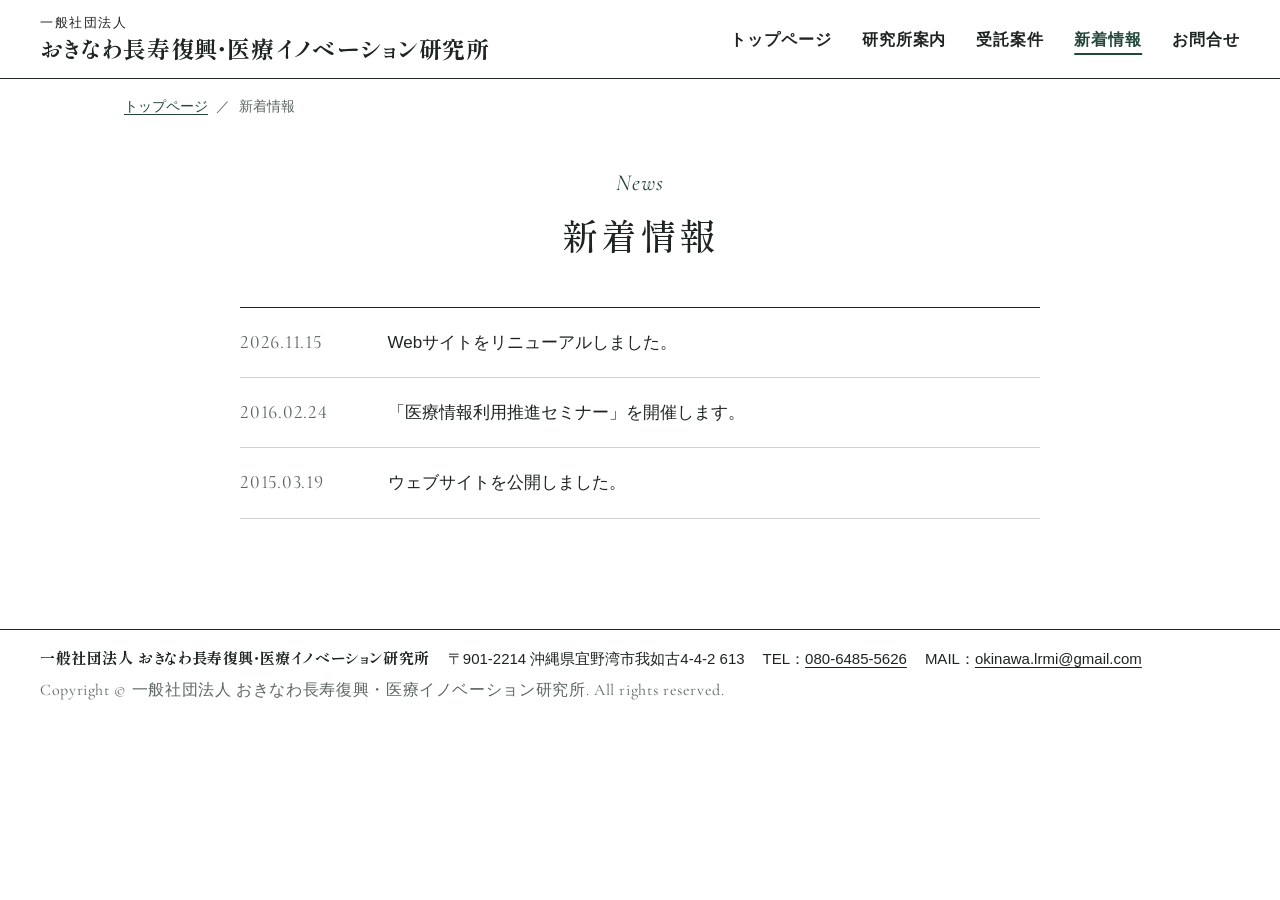
<file: news.html>
<!DOCTYPE html>
<html lang="ja">
<head>
<meta charset="UTF-8">
<meta name="viewport" content="width=device-width, initial-scale=1">
<title>新着情報｜一般社団法人 おきなわ長寿復興・医療イノベーション研究所</title>
<meta name="description" content="おきなわ長寿復興・医療イノベーション研究所の新着情報を一覧でご覧いただけます。">
<link rel="canonical" href="https://okinawa-lrmi.github.io/news.html">
<meta property="og:type" content="website">
<meta property="og:locale" content="ja_JP">
<meta property="og:site_name" content="一般社団法人 おきなわ長寿復興・医療イノベーション研究所">
<meta property="og:title" content="新着情報｜一般社団法人 おきなわ長寿復興・医療イノベーション研究所">
<meta property="og:description" content="おきなわ長寿復興・医療イノベーション研究所の新着情報を一覧でご覧いただけます。">
<meta property="og:url" content="https://okinawa-lrmi.github.io/news.html">
<meta property="og:image" content="https://okinawa-lrmi.github.io/assets/img/keyvisual.jpg">
<meta name="twitter:card" content="summary_large_image">
<link rel="icon" type="image/png" href="assets/img/favicon.png">
<link rel="preconnect" href="https://fonts.googleapis.com">
<link rel="preconnect" href="https://fonts.gstatic.com" crossorigin>
<link rel="stylesheet" href="https://fonts.googleapis.com/css2?family=Cormorant+Garamond:ital,wght@0,500;1,500&amp;family=Shippori+Mincho:wght@500;700&amp;display=swap">
<link rel="stylesheet" href="assets/css/style.css">
</head>
<body>
<header class="hd">
<div class="wrap">
<a class="brand" href="index.html"><small>一般社団法人</small><strong>おきなわ長寿復興・<wbr>医療イノベーション<wbr>研究所</strong></a>
<button class="menu-btn" type="button" aria-controls="nav" aria-expanded="false">Menu</button>
<nav aria-label="メインメニュー">
<ul class="nav" id="nav">
<li><a href="index.html">トップページ</a></li>
<li><a href="facilities.html">研究所案内</a></li>
<li><a href="plan.html">受託案件</a></li>
<li><a href="news.html" aria-current="page">新着情報</a></li>
<li><a href="contact.html">お問合せ</a></li>
</ul>
</nav>
</div>
</header>
<main>
<div class="wrap">
<ul class="crumbs"><li><a href="index.html">トップページ</a></li><li>新着情報</li></ul>
<div class="page-hd">
<p class="en">News</p>
<h1>新着情報</h1>
</div>
</div>
<div class="wrap page">
<div class="prose">
<ul class="news">
<li><time datetime="2026-11-15">2026.11.15</time><a href="20261115.html">Webサイトをリニューアルしました。</a></li>
<li><time datetime="2016-02-24">2016.02.24</time><a href="20150320.html">「医療情報利用推進セミナー」を開催します。</a></li>
<li><time datetime="2015-03-19">2015.03.19</time><a href="20150319.html">ウェブサイトを公開しました。</a></li>
</ul>
</div>
</div>
</main>
<footer class="ft">
<div class="wrap">
<address><b>一般社団法人 おきなわ長寿復興・医療イノベーション研究所</b><span>〒901-2214 沖縄県宜野湾市我如古4-4-2 613</span><span>TEL：<a href="tel:08064855626">080-6485-5626</a></span><span>MAIL：<a href="&#109;&#97;&#105;&#108;&#116;&#111;&#58;&#111;&#107;&#105;&#110;&#97;&#119;&#97;&#46;&#108;&#114;&#109;&#105;&#64;&#103;&#109;&#97;&#105;&#108;&#46;&#99;&#111;&#109;">&#111;&#107;&#105;&#110;&#97;&#119;&#97;&#46;&#108;&#114;&#109;&#105;&#64;&#103;&#109;&#97;&#105;&#108;&#46;&#99;&#111;&#109;</a></span></address>
<p class="copy">Copyright &copy; 一般社団法人 おきなわ長寿復興・医療イノベーション研究所. All rights reserved.</p>
</div>
</footer>
<script src="assets/js/site.js"></script>
</body>
</html>
</file>
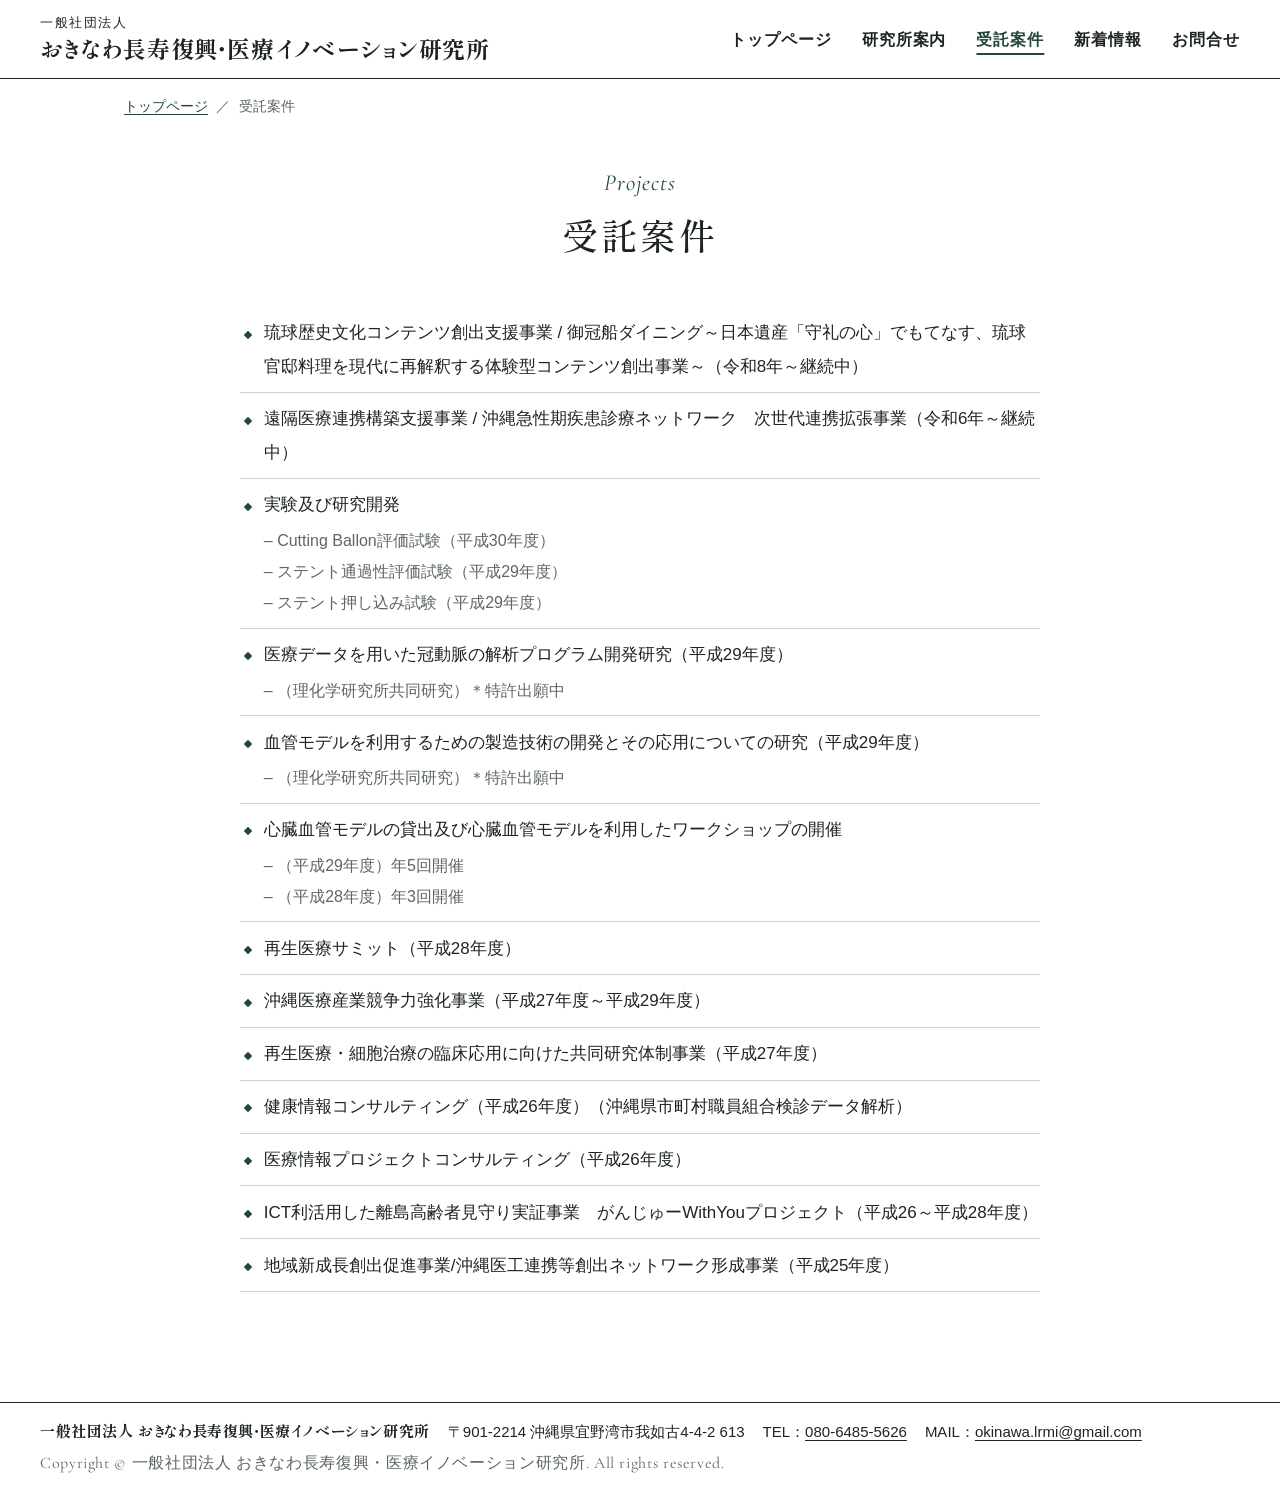
<file: plan.html>
<!DOCTYPE html>
<html lang="ja">
<head>
<meta charset="UTF-8">
<meta name="viewport" content="width=device-width, initial-scale=1">
<title>受託案件｜一般社団法人 おきなわ長寿復興・医療イノベーション研究所</title>
<meta name="description" content="おきなわ長寿復興・医療イノベーション研究所がこれまでに受託した事業・研究開発の一覧です。">
<link rel="canonical" href="https://okinawa-lrmi.github.io/plan.html">
<meta property="og:type" content="website">
<meta property="og:locale" content="ja_JP">
<meta property="og:site_name" content="一般社団法人 おきなわ長寿復興・医療イノベーション研究所">
<meta property="og:title" content="受託案件｜一般社団法人 おきなわ長寿復興・医療イノベーション研究所">
<meta property="og:description" content="おきなわ長寿復興・医療イノベーション研究所がこれまでに受託した事業・研究開発の一覧です。">
<meta property="og:url" content="https://okinawa-lrmi.github.io/plan.html">
<meta property="og:image" content="https://okinawa-lrmi.github.io/assets/img/keyvisual.jpg">
<meta name="twitter:card" content="summary_large_image">
<link rel="icon" type="image/png" href="assets/img/favicon.png">
<link rel="preconnect" href="https://fonts.googleapis.com">
<link rel="preconnect" href="https://fonts.gstatic.com" crossorigin>
<link rel="stylesheet" href="https://fonts.googleapis.com/css2?family=Cormorant+Garamond:ital,wght@0,500;1,500&amp;family=Shippori+Mincho:wght@500;700&amp;display=swap">
<link rel="stylesheet" href="assets/css/style.css">
</head>
<body>
<header class="hd">
<div class="wrap">
<a class="brand" href="index.html"><small>一般社団法人</small><strong>おきなわ長寿復興・<wbr>医療イノベーション<wbr>研究所</strong></a>
<button class="menu-btn" type="button" aria-controls="nav" aria-expanded="false">Menu</button>
<nav aria-label="メインメニュー">
<ul class="nav" id="nav">
<li><a href="index.html">トップページ</a></li>
<li><a href="facilities.html">研究所案内</a></li>
<li><a href="plan.html" aria-current="page">受託案件</a></li>
<li><a href="news.html">新着情報</a></li>
<li><a href="contact.html">お問合せ</a></li>
</ul>
</nav>
</div>
</header>
<main>
<div class="wrap">
<ul class="crumbs"><li><a href="index.html">トップページ</a></li><li>受託案件</li></ul>
<div class="page-hd">
<p class="en">Projects</p>
<h1>受託案件</h1>
</div>
</div>
<div class="wrap page">
<div class="prose">
<ul class="list">
<li>琉球歴史文化コンテンツ創出支援事業 / 御冠船ダイニング～日本遺産「守礼の心」でもてなす、琉球官邸料理を現代に再解釈する体験型コンテンツ創出事業～（令和8年～継続中）</li>
<li>遠隔医療連携構築支援事業 / 沖縄急性期疾患診療ネットワーク　次世代連携拡張事業（令和6年～継続中）</li>
<li>実験及び研究開発
<ul>
<li>Cutting Ballon評価試験（平成30年度）</li>
<li>ステント通過性評価試験（平成29年度）</li>
<li>ステント押し込み試験（平成29年度）</li>
</ul>
</li>
<li>医療データを用いた冠動脈の解析プログラム開発研究（平成29年度）
<ul>
<li>（理化学研究所共同研究）＊特許出願中</li>
</ul>
</li>
<li>血管モデルを利用するための製造技術の開発とその応用についての研究（平成29年度）
<ul>
<li>（理化学研究所共同研究）＊特許出願中</li>
</ul>
</li>
<li>心臓血管モデルの貸出及び心臓血管モデルを利用したワークショップの開催
<ul>
<li>（平成29年度）年5回開催</li>
<li>（平成28年度）年3回開催</li>
</ul>
</li>
<li>再生医療サミット（平成28年度）</li>
<li>沖縄医療産業競争力強化事業（平成27年度～平成29年度）</li>
<li>再生医療・細胞治療の臨床応用に向けた共同研究体制事業（平成27年度）</li>
<li>健康情報コンサルティング（平成26年度）（沖縄県市町村職員組合検診データ解析）</li>
<li>医療情報プロジェクトコンサルティング（平成26年度）</li>
<li>ICT利活用した離島高齢者見守り実証事業　がんじゅーWithYouプロジェクト（平成26～平成28年度）</li>
<li>地域新成長創出促進事業/沖縄医工連携等創出ネットワーク形成事業（平成25年度）</li>
</ul>
</div>
</div>
</main>
<footer class="ft">
<div class="wrap">
<address><b>一般社団法人 おきなわ長寿復興・医療イノベーション研究所</b><span>〒901-2214 沖縄県宜野湾市我如古4-4-2 613</span><span>TEL：<a href="tel:08064855626">080-6485-5626</a></span><span>MAIL：<a href="&#109;&#97;&#105;&#108;&#116;&#111;&#58;&#111;&#107;&#105;&#110;&#97;&#119;&#97;&#46;&#108;&#114;&#109;&#105;&#64;&#103;&#109;&#97;&#105;&#108;&#46;&#99;&#111;&#109;">&#111;&#107;&#105;&#110;&#97;&#119;&#97;&#46;&#108;&#114;&#109;&#105;&#64;&#103;&#109;&#97;&#105;&#108;&#46;&#99;&#111;&#109;</a></span></address>
<p class="copy">Copyright &copy; 一般社団法人 おきなわ長寿復興・医療イノベーション研究所. All rights reserved.</p>
</div>
</footer>
<script src="assets/js/site.js"></script>
</body>
</html>
</file>
<file: assets/css/style.css>
/* おきなわ長寿復興・医療イノベーション研究所
   考え方：白い紙に墨と深緑。キービジュアル（ガジュマルとハイビスカスの線画）を主役に、
   細い罫線と明朝の見出しで静かに組む。PCのトップページは一画面に収める。 */
:root {
  --paper: #fff;
  --ink: #1d2421;        /* 本文 */
  --green: #23483b;      /* リンク・見出しの英字（キービジュアルの線の色に合わせる） */
  --mute: #5d6661;       /* 補足の文字 */
  --rule: #cdd3cf;       /* 細い罫線 */
  --mincho: "Shippori Mincho", "游明朝", "Yu Mincho", YuMincho, "Hiragino Mincho ProN", serif;
  --gothic: "Yu Gothic Medium", "游ゴシック Medium", YuGothic, "游ゴシック体", "Yu Gothic", "游ゴシック", "Hiragino Kaku Gothic ProN", Meiryo, sans-serif;
  --latin: "Cormorant Garamond", "Times New Roman", serif;
}
*, *::before, *::after { box-sizing: border-box; }
html { -webkit-text-size-adjust: 100%; }
body { margin: 0; background: var(--paper); color: var(--ink); font-family: var(--gothic); font-size: 17px; line-height: 1.95; font-feature-settings: "palt"; }
img { max-width: 100%; height: auto; vertical-align: bottom; }
a { color: var(--green); text-underline-offset: .2em; }
a:hover { color: var(--ink); }
a:focus-visible, button:focus-visible { outline: 2px solid var(--green); outline-offset: 3px; }
.wrap { max-width: 1080px; margin-inline: auto; padding-inline: 24px; }
.home .wrap, .hd .wrap, .ft .wrap { max-width: 1280px; padding-inline: 40px; }

/* ヘッダー（法人名とメニューを一行に） */
.hd { border-bottom: 1px solid var(--ink); }
.hd .wrap { display: flex; align-items: center; justify-content: space-between; gap: 24px; padding-block: 14px; }
.brand { display: block; color: var(--ink); text-decoration: none; line-height: 1.4; }
.brand:hover { color: var(--ink); }
.brand small { display: block; font-size: 13px; letter-spacing: .12em; }
.brand strong { display: block; font-family: var(--mincho); font-size: 23px; font-weight: 700; letter-spacing: .04em; word-break: keep-all; overflow-wrap: anywhere; }
.nav { display: flex; gap: 30px; list-style: none; margin: 0; padding: 0; }
.nav a { display: block; padding: 6px 0; font-size: 16px; font-weight: 700; letter-spacing: .06em; color: var(--ink); text-decoration: none; white-space: nowrap; }
.nav a:hover, .nav a[aria-current="page"] { color: var(--green); text-decoration: underline; text-decoration-thickness: 2px; text-underline-offset: .5em; }
.menu-btn { display: none; flex: none; background: none; border: 1px solid var(--ink); padding: 6px 12px; font-family: var(--latin); font-size: 17px; letter-spacing: .06em; color: var(--ink); cursor: pointer; }

/* 文字のリンク（矢印つき） */
.more { display: inline-block; font-size: 16px; font-weight: 700; letter-spacing: .04em; color: var(--ink); text-decoration: none; border-bottom: 1px solid var(--ink); padding-bottom: 2px; white-space: nowrap; }
.more::after { content: "→"; margin-left: .6em; font-family: var(--gothic); }
.more:hover { color: var(--green); border-bottom-color: var(--green); }

/* トップ：キービジュアルと見出し */
.hero .wrap { display: flex; flex-direction: column; gap: 20px; padding-block: 28px 36px; }
.hero-art { display: block; width: 100%; }
.hero-sub { margin: 0 0 12px; font-family: var(--latin); font-size: 23px; font-style: italic; letter-spacing: .04em; color: var(--green); }
.hero-main { margin: 0 0 24px; font-family: var(--mincho); font-size: clamp(24px, 6.2vw, 34px); font-weight: 500; line-height: 1.7; letter-spacing: .06em; }
.hero-main span { display: block; }

.qr { display: none; margin: 0; }

/* トップ：新着情報 */
.newsbar { border-top: 1px solid var(--ink); }
.newsbar .wrap { padding-block: 22px 36px; }
.newsbar-hd { display: flex; align-items: baseline; justify-content: space-between; gap: 16px; }
.newsbar h2 { margin: 0; font-weight: 400; line-height: 1.3; white-space: nowrap; }
.newsbar .en { font-family: var(--latin); font-size: 34px; font-weight: 500; color: var(--green); }
.newsbar .ja { margin-left: 12px; font-size: 14px; font-weight: 700; letter-spacing: .1em; }
.news { list-style: none; margin: 0; padding: 0; }
.news li { padding: 14px 0; border-bottom: 1px solid var(--rule); }
.news time { display: block; font-family: var(--latin); font-size: 19px; letter-spacing: .04em; color: var(--mute); font-variant-numeric: lining-nums; line-height: 1.5; }
.news a { color: var(--ink); text-decoration: none; }
.news a:hover { color: var(--green); text-decoration: underline; }

/* 下層ページ */
.crumbs { list-style: none; margin: 0; padding: 14px 0 0; display: flex; flex-wrap: wrap; font-size: 14px; color: var(--mute); }
.crumbs li + li::before { content: "／"; margin-inline: .6em; }
.page-hd { padding-block: 40px 44px; text-align: center; }
.page-hd .en { margin: 0; font-family: var(--latin); font-size: 23px; font-style: italic; letter-spacing: .04em; color: var(--green); }
.page-hd h1 { margin: 0; font-family: var(--mincho); font-size: clamp(25px, 3.4vw, 36px); font-weight: 500; line-height: 1.6; letter-spacing: .08em; text-wrap: balance; }
.page-hd img { display: block; width: 200px; margin: 18px auto 0; }
.page { padding-bottom: 88px; }
.prose { max-width: 800px; margin-inline: auto; }
.prose h2 { margin: 3em 0 1.2em; padding-bottom: .4em; font-family: var(--mincho); font-size: 23px; font-weight: 500; line-height: 1.5; letter-spacing: .06em; border-bottom: 1px solid var(--ink); }
.prose h2:first-child { margin-top: 0; }
.prose p { margin: 0 0 1.3em; }
.prose ul { margin: 0 0 1.3em; padding: 0; list-style: none; }
.prose .list > li { position: relative; padding: .55em 0 .55em 1.4em; border-bottom: 1px solid var(--rule); }
.prose .list > li::before { content: ""; position: absolute; left: .3em; top: 1.45em; width: 6px; height: 6px; background: var(--green); transform: rotate(45deg); }
.prose .list ul { margin: .2em 0 0; }
.prose .list ul li { padding-left: 1em; font-size: 16px; color: var(--mute); text-indent: -1em; }
.prose .list ul li::before { content: "– "; }
.prose .news li { display: grid; grid-template-columns: 7.5em minmax(0, 1fr); gap: 4px 20px; align-items: baseline; padding: 18px 0; }
.prose .news li:first-child { border-top: 1px solid var(--ink); }
.outline { margin: 0; border-top: 1px solid var(--ink); }
.outline > div { display: grid; grid-template-columns: 9em minmax(0, 1fr); gap: 24px; padding: 16px 0; border-bottom: 1px solid var(--rule); }
.outline dt { font-weight: 700; letter-spacing: .1em; }
.outline dd { margin: 0; }
.outline .people { margin: 0; }
.people li { display: grid; grid-template-columns: 7.5em 1fr; }
.people-wide li { grid-template-columns: 13.5em 1fr; }
.people span { font-size: 16px; color: var(--mute); }
.contact { margin: 28px 0 0; border-top: 1px solid var(--ink); }
.contact > div { display: grid; grid-template-columns: 9em minmax(0, 1fr); gap: 24px; align-items: baseline; padding: 22px 0; border-bottom: 1px solid var(--rule); }
.contact dt { font-weight: 700; letter-spacing: .1em; }
.contact dd { margin: 0; }
.contact a, .contact .num { font-family: var(--latin); font-size: clamp(24px, 3.4vw, 32px); letter-spacing: .03em; color: var(--ink); word-break: break-all; font-variant-numeric: lining-nums; text-decoration-thickness: 1px; text-underline-offset: .25em; }
.contact a:hover { color: var(--green); }
.contact .addr { font-size: 19px; line-height: 1.8; }
.linklist li { padding: 22px 0; border-bottom: 1px solid var(--rule); }
.linklist li:first-child { border-top: 1px solid var(--ink); }
.linklist a { font-family: var(--mincho); font-size: 20px; font-weight: 500; letter-spacing: .04em; color: var(--ink); }
.linklist a:hover { color: var(--green); }
.linklist p { margin: .5em 0 .2em; font-size: 15px; }
.linklist small { font-family: var(--latin); font-size: 16px; color: var(--mute); word-break: break-all; }
.post-date { font-family: var(--latin); font-size: 21px; color: var(--mute); font-variant-numeric: lining-nums; }
.back { margin-top: 56px; }

/* フッター */
.ft { border-top: 1px solid var(--ink); font-size: 15px; line-height: 1.8; }
.ft .wrap { display: flex; flex-wrap: wrap; align-items: baseline; justify-content: space-between; gap: 4px 32px; padding-block: 14px; }
.ft address { font-style: normal; }
.ft address b { margin-right: 1.2em; font-family: var(--mincho); font-weight: 700; letter-spacing: .04em; }
.ft address a { color: var(--ink); }
.ft address span { display: inline-block; margin-right: 1.2em; }
.copy { margin: 0; font-family: var(--latin); font-size: 16px; letter-spacing: .04em; color: var(--mute); }

.newsbar > .wrap > .more { display: none; }
.hero-art { mix-blend-mode: multiply; }

/* PC：トップページを一画面に収める */
@media (min-width: 1000px) {
  .home { min-height: 100vh; display: grid; grid-template-rows: auto minmax(0, 1fr) auto; }
  .home main { display: grid; grid-template-rows: minmax(0, 1fr) auto; min-height: 0; }
  .hero { min-height: 340px; }
  .hero .wrap { position: relative; display: block; height: 100%; padding-block: 0; }
  .hero picture { position: absolute; inset: 12px 40px 6px auto; width: 58%; display: flex; justify-content: flex-end; align-items: flex-end; }
  .hero-art { width: 100%; height: 100%; object-fit: contain; object-position: right bottom; }
  .hero-text { position: relative; width: max-content; height: 100%; display: flex; flex-direction: column; justify-content: center; align-items: flex-start; }
  .hero-main span { white-space: nowrap; }
  .hero-sub { margin-bottom: clamp(6px, 1.6vh, 16px); line-height: 1.4; }
  .hero-main { margin-bottom: clamp(14px, 3.4vh, 32px); font-size: clamp(22px, min(2.9vw, 5.2vh), 36px); line-height: 1.6; }
  .hero-cta { display: flex; align-items: flex-end; gap: 40px; }
  .qr { display: flex; align-items: flex-end; gap: 12px; }   /* QRコードはPC表示のみ（スマートフォンで開いている人には不要なため） */
  .qr img { width: clamp(58px, 10vh, 84px); height: auto; border: 1px solid var(--rule); }
  .qr figcaption { font-size: 14px; line-height: 1.6; color: var(--mute); }
  .newsbar .wrap { display: grid; grid-template-columns: auto minmax(0, 1fr) auto; gap: 36px; align-items: center; padding-block: 12px; }
  .newsbar-hd { display: block; }
  .newsbar-hd .more { display: none; }
  .newsbar .ja { display: block; margin: 0; }
  .newsbar .news { display: grid; grid-template-columns: repeat(3, minmax(0, 1fr)); gap: 28px; }
  .newsbar .news li { padding: 0 0 0 20px; border: 0; border-left: 1px solid var(--rule); font-size: 16px; line-height: 1.7; }
  .newsbar .news time { font-size: 18px; }
  .newsbar > .wrap > .more { display: inline-block; }
  .newsbar .news a { display: block; word-break: auto-phrase; text-wrap: balance; line-break: strict; }   /* 文節の切れ目で折り返す */
  .home .ft .wrap { padding-block: 8px; gap: 0 32px; }
  .home .ft address { flex-basis: 100%; }
}
/* PCで画面の高さが低いとき */
@media (min-width: 1000px) and (max-height: 640px) {
  .home .hd .wrap { padding-block: 8px; }
  .hero { min-height: 290px; }
  .newsbar .wrap { padding-block: 8px; }
  .home .ft .wrap { padding-block: 5px; }
  .home .ft { line-height: 1.65; }
}
/* 狭い画面 */
@media (max-width: 999px) {
  .hd .wrap { flex-wrap: wrap; padding-block: 12px; }
  .brand { flex: 1; }
  .brand strong { font-size: 17px; letter-spacing: 0; }
  .brand small { font-size: 12px; }
  .menu-btn { display: block; }
  .hd nav { flex-basis: 100%; }
  .nav { display: none; flex-direction: column; gap: 0; border-top: 1px solid var(--ink); margin-top: 4px; }
  .nav.is-open { display: flex; }
  .nav li + li { border-top: 1px solid var(--rule); }
  .nav a { padding: 13px 2px; font-size: 17px; }
  .home .wrap, .hd .wrap, .ft .wrap { padding-inline: 24px; }
  .outline > div, .contact > div { grid-template-columns: minmax(0, 1fr); gap: 4px; }
  .prose .news li { grid-template-columns: minmax(0, 1fr); }
  .ft .wrap { display: block; padding-block: 20px; }
  .ft address b { display: block; }
}
@media (max-width: 420px) {
  .wrap, .home .wrap, .hd .wrap, .ft .wrap { padding-inline: 16px; }
}
</file>
